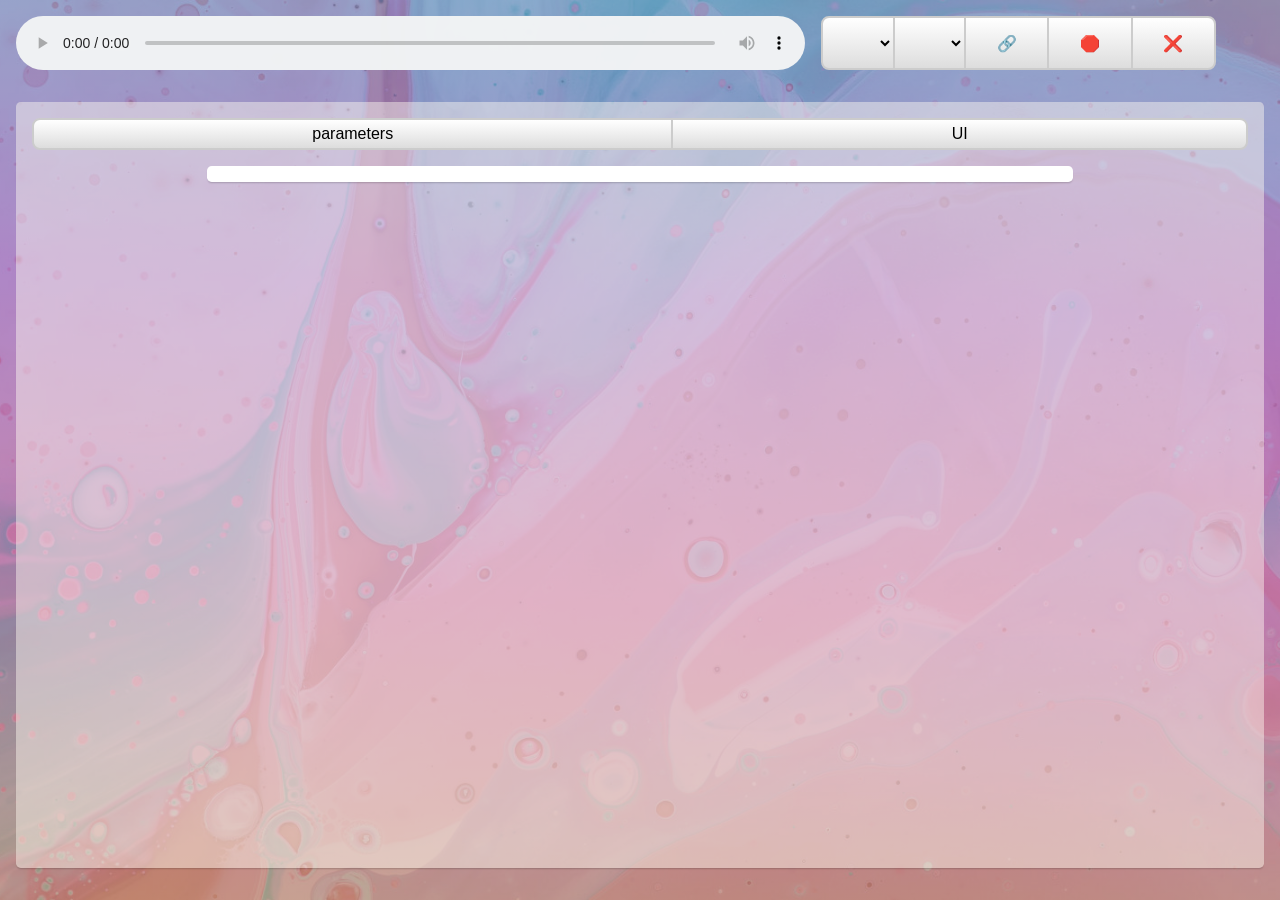
<file: web/index.html>
<!DOCTYPE html>
<html>
	<head>
		<meta charset="UTF-8">
		<meta name="viewport" content="width=device-width, initial-scale=1">
		<link rel="icon" href="data:,">
		<title>WCLAP Test Host</title>
		<style>
			* {
				box-sizing: border-box;
			}
			body {
				display: grid;
				grid-template-areas: "audio buttons cpu" "before before before" "main main main" "after after after";
				grid-template-rows: min-content min-content 1fr min-content;
				grid-template-columns: 2fr minmax(min-content, 1fr) 2rem;
				
				position: fixed;
				margin: 0;
				padding: 1rem;
				gap: 1rem;
				left: 0;
				top: 0;
				width: 100vw;
				height: 100vh;
				overflow: auto;
				
				font-family: Verdana, sans-serif;
				background: #9a9aa3;
				color: #000;
			}
			@media (max-width: 400pt) {
				body {
					grid-template-areas: "audio cpu" "buttons buttons" "before before" "main main" "after after";
					grid-template-rows: min-content 2rem min-content 1fr min-content;
					grid-template-columns: 1fr 2rem;
				}
			}
			audio {
				grid-area: audio;
				width: 100%;
				opacity: 0.98;
			}
			#background {
				position: fixed;
				left: 0;
				top: 0;
				width: 100vmax;
				height: 100vmin;
				object-fit: cover;
				z-index: -1;
				pointer-events: none;
				opacity: 0.3;
				animation: fadein03 ease-in-out 0.2s;
				filter: grayscale(1);
			}
			#background2 {
				position: fixed;
				left: 0;
				top: 0;
				width: 100vw;
				height: 100vh;
				z-index: -2;
				pointer-events: none;
				animation: fadein03 ease-out 0.5s;
				opacity: 0.3;
			}
			@keyframes fadein03 {
				from {
					opacity: 0.1;
				}
				to {
					opacity: 0.3;
				}
			}
			@media (max-aspect-ratio: 1) {
				#background {
					transform-origin: 50vmax 50vmax;
					transform: rotate(-90deg);
				}
			}
			#buttons, #tabs {
				grid-area: buttons;
				display: flex;
				align-items: stretch;
				justify-content: stretch;
				min-height: 2rem;
			}
			button, select {
				font: inherit;
				border: 2px solid #CCC;
				background: linear-gradient(#FFF, #DDD);
				border-width: 2px 1px;
				flex-grow: 1;
				cursor: pointer;
			}
			select {
				font-size: 0.8em;
				white-space: normal;
			}
			button:focus, select:focus {
				border-color: #AAA;
			}
			button:hover, select:hover {
				filter: brightness(1.2);
				-webkit-filter: brightness(1.2);
			}
			button:active, select:active {
				background: linear-gradient(#DDD, #FFF);
				border-color: #888;
			}
			button:first-child, select:first-child {
				border-left-width: 2px;
				border-radius: 0.5rem 0 0 0.5rem;
			}
			button:last-child, select:last-child {
				border-right-width: 2px;
				border-radius: 0 0.5rem 0.5rem 0;
			}
			#cpu {
				display: flex;
				align-items: center;
				justify-content: center;
				font-size: 0.75rem;
				opacity: 0.5;
			}
			#before {
				grid-area: before;
			}
			#after {
				grid-area: after;
			}
			main {
				grid-area: main;
				display: flex;
				padding: 1rem;
				gap: 1rem;
				flex-direction: column;
				background: #FFFAF272;
				color: #000;
				border-radius: 0.3rem;
				box-shadow: 0px 2px 2px -1px #0003;
				overflow: auto;
			}
			fieldset {
				width: 100%;
				max-width: 650pt;
				margin: 0 auto;
				background: #FFF;
				border: none;
				border-radius: 0.3rem;
				box-shadow: 0px 2px 2px -1px #0003;
			}
			iframe {
				flex-grow: 1;
				width: 100%;
				height: 100%;
				border: none;
				border-radius: 0.3rem;
			}
			main iframe {
				/* funky border to make it clearer which part of the UI is hosted*/
				background: #6F6;
				border: 1px dashed #F0F;
				box-shadow: 0px 0px 3px #F0FC;
			}
			label {
				display: grid;
				grid-template-areas: 'name input output';
				grid-template-columns: 1fr 3fr minmax(5rex, 1fr);
				width: 100%;
			}
			input[type=range] {
				width: 100%;
			}
			output, .name {
				margin: 0.5rem;
			}
			output {
				overflow: hidden;
				mask: linear-gradient(-90deg, #FFF0, #FFFD 1em, #FFF 2em);
			}
			.name {
				text-align: right;
			}
			.file-drop {
				opacity: 0.5;
				filter: greyscale(0.5);
				-webkit-filter: greyscale(0.5);
			}
			button.active {
				background: #048;
				color: #FFF;
			}
			#pause-overlay::backdrop {
				position: absolute;
				top: 10vh;
				left: 0;
				width: 100vw;
				height: 90vh;
				background: linear-gradient(#2010, #2014, #2016, #2014, #2010);
				content: '';
				z-index: -1;
			}
			*/
		</style>
	</head>
	<body>
		<script src="page-proxy-service-worker.js"></script>
		
		<!-- https://unsplash.com/photos/a-close-up-of-a-pink-and-blue-liquid-hNrd99q5peI -->
		<img id="background" src="background.jpg">
		<div id="background2"></div>
		<audio id="media" controls loop crossorigin></audio>
		<div id="buttons">
			<select id="select-module-url" title="select module"></select>
			<select id="select-plugin-id" title="select plugin"></select>
			<button id="button-link" title="copy link with state">🔗</button>
			<button id="button-stopengine" title="stop audio engine">🛑</button>
			<button id="button-reset" title="reset / reload">❌</button>
		</div>
		<div id="cpu"></div>
		<div id="before"></div>
		<main>
			<div id="tabs">
				<button id="tab-params">parameters</button>
				<button id="tab-ui">UI</button>
			</div>
			<fieldset id="params"></fieldset>
		</main>
		<div id="after"></div>
		<dialog id="pause-overlay">AudioContext paused</dialog>
		<script type="module">
			import ClapAudioNode from "./clap-audionode/clap-audionode.mjs?v=20260626mime";
			import _for_debug from "./clap-audionode/clap-audioworkletprocessor.mjs?v=20260626mime"; // just to sanity-check syntax

			const DEFAULT_MODULE_URL = "parametric-hrtf.wclap.tar.gz";
			const TARGET_WASM_MODULE_URL = "target/wasm32-unknown-unknown/release/phrtf_webclap.wasm";
			const MODULE_OPTIONS = [
				{label: "Parametric HRTF (.wclap)", url: DEFAULT_MODULE_URL},
				{label: "Parametric HRTF (target wasm)", url: TARGET_WASM_MODULE_URL},
				{label: "Signalsmith Basics", url: "examples/signalsmith-basics/basics.wclap.tar.gz"},
				{label: "Signalsmith CLAP examples", url: "examples/signalsmith-clap-cpp/example-plugins.wclap.tar.gz"},
			];
			const TARGET_WASM_UI_ASSETS = ["index.html", "main.js", "protocol.js", "styles.css"];
			
			async function startPage() {
				let pageProxy = await pageProxyReady;

				let queryParams = new URLSearchParams(window.location.search);
				function updateQuery() {
					history.replaceState(null, null, '?' + queryParams);
				}

				let $ = document.querySelector.bind(document);
				let audioContext = new AudioContext();
				let overlay = document.querySelector('#pause-overlay');
				overlay.showModal();
				audioContext.addEventListener('statechange', e => {
					if (audioContext.state == 'running') {
						overlay.close();
					} else {
						overlay.showModal();
					}
				});
				
				let audioElement = $('audio');
				audioElement.src = queryParams.get('audio') || 'audio/loop.mp3';
				let audioSource = audioContext.createMediaElementSource(audioElement);
				
				document.body.addEventListener('dragover', e => {
					document.body.classList.add('file-drop');
					e.preventDefault();
					e.stopPropagation();
				});
				document.body.addEventListener('dragcancel', e => {
					document.body.classList.remove('file-drop');
				});
				document.body.addEventListener('drop', e => {
					document.body.classList.remove('file-drop');
					let file = e.dataTransfer.items?.[0]?.getAsFile?.() || e.dataTransfer.files?.[0];
					if (/^blob:/.test(audioElement.src)) {
						URL.revokeObjectURL(audioElement.src);
					}
					audioElement.src = URL.createObjectURL(file);
					audioElement.play();
					e.preventDefault();
					e.stopPropagation();
				});
				
				['pointerdown'].forEach(name => {
					window.addEventListener(name, e => {
						audioContext.resume(name);
					}, {capture: true});
				});
				['play'].forEach(name => {
					window.addEventListener(name, e => audioContext.resume(name), {capture: true});
				});
				
				function blip(message, event) {
					let span = document.createElement('span');
					span.setAttribute('style', 'display:block;padding: 0.5rem;position:absolute;background:#FFF;color:#555;font-size:0.8rem;border-radius:0.3rem;box-shadow:0px 2px 4px #0008;z-index:10000');
					span.textContent = message;
					(event?.target || document.body).append(span);
					span.onclick = e => {
						span.remove();
						e.preventDefault();
						e.stopPropagation();
					};
					setTimeout(_ => span.remove(), 1500);
				}

				$('#select-plugin-id').onchange = _ => {
					let id = $('#select-plugin-id').value;
					queryParams.set("plugin", id);
					queryParams.delete('state');
					// Reloads the whole page
					location.href = '?' + queryParams;
				};
				$('#select-module-url').onchange = _ => {
					queryParams.set("module", $('#select-module-url').value);
					queryParams.delete('plugin');
					queryParams.delete('state');
					// Reloads the whole page
					location.href = '?' + queryParams;
				};
				$('#button-link').onclick = async e => {
					navigator.clipboard.writeText(location.href);
					await updateQueryState();
					await navigator.clipboard.writeText(location.href);
					blip("copied", e);
				};
				$('#button-stopengine').onclick = _ => {
					audioElement.pause();
					audioContext.suspend();
				};
				$('#button-reset').onclick = _ => {
					queryParams.delete('state');
					// Reloads the whole page
					location.href = '?' + queryParams;
				};
				
				let wasmUrl = queryParams.get('module') || DEFAULT_MODULE_URL;
				let moduleSelect = $('#select-module-url');
				let selectedModuleKnown = false;
				MODULE_OPTIONS.forEach(moduleOption => {
					let option = document.createElement('option');
					option.value = moduleOption.url;
					option.textContent = moduleOption.label;
					option.selected = moduleOption.url == wasmUrl;
					selectedModuleKnown = selectedModuleKnown || option.selected;
					moduleSelect.appendChild(option);
				});
				if (!selectedModuleKnown) {
					let option = document.createElement('option');
					option.value = wasmUrl;
					option.textContent = `Custom module: ${wasmUrl}`;
					option.selected = true;
					moduleSelect.appendChild(option);
				}

				async function makeWclapOptions(url) {
					let options = {url};
					if (url == TARGET_WASM_MODULE_URL || url == `/${TARGET_WASM_MODULE_URL}`) {
						options.files = {};
						await Promise.all(TARGET_WASM_UI_ASSETS.map(async name => {
							let response = await fetch(`_phrtf-webclap-ui/${name}`);
							if (!response.ok) throw Error(`Failed to load UI asset: ${name}`);
							options.files[`ui/${name}`] = await response.arrayBuffer();
						}));
					}
					return options;
				}

				let module = new ClapAudioNode({
					...(await makeWclapOptions(wasmUrl)),
//					timerWorklet: true // for more accurate CPU estimate
				});
				let pluginId = queryParams.get('plugin') || null;
				await module.plugins().then(plugins => {
					let select = $('#select-plugin-id');
					if (plugins.length <= 1) {
						select.remove();
						return;
					}
					plugins.forEach(plugin => {
						let option = document.createElement('option');
						option.value = plugin.id;
						option.textContent = plugin.name;
						console.log(plugin);
						
						select.appendChild(option);
						if (plugin.id == pluginId) {
							option.selected = true;
							select.value = pluginId;
						}
					});
				});
				let effectNode = await module.createNode(audioContext, pluginId, {
					numberOfInputs: 1,
					numberOfOutputs: 1,
					outputChannelCount: [2]
				});
				document.title = `${effectNode.descriptor.name} (${effectNode.descriptor.vendor}) - ` + document.title;
				if (queryParams.get('state')) {
					let binary = atob(queryParams.get('state').replace(/-/g, '+').replace(/_/g, '/'));
					let array = new Uint8Array(binary.length);
					array.forEach((c, i) => array[i] = binary.charCodeAt(i));
					await effectNode.loadState(array.buffer);
				}
				audioSource.connect(effectNode);
				effectNode.connect(audioContext.destination);
				globalThis.effectNode = effectNode;
				
				let paramUpdateFns = [];
				effectNode.events.params_rescan = flags => {
					paramUpdateFns.forEach(fn => fn());
				};
				let updateQueryStateTimer = null;
				async function updateQueryState() {
					updateQueryStateTimer = null;
					
					let state = await effectNode.saveState();
					state = new Uint8Array(ArrayBuffer.isView(state) ? state.buffer : state);
					let binary = "";
					state.forEach(c => binary += String.fromCharCode(c));
					queryParams.set('state', btoa(binary).replace(/\+/g, '-').replace(/\//g, '_'));
					updateQuery();
				}
				effectNode.events.state_mark_dirty = async () => {
					if (updateQueryStateTimer) return;
					updateQueryStateTimer = setTimeout(updateQueryState, 100);
				};

				let extrasModule = new ClapAudioNode("./examples/signalsmith-clap-cpp/example-plugins.wclap.tar.gz");
				let keyboardBefore = ['note-effect', 'instrument'].some(feature => effectNode.descriptor.features.indexOf(feature) >= 0);
				let keyboardAfter = ['note-effect', 'note-detector'].some(feature => effectNode.descriptor.features.indexOf(feature) >= 0);
				let scopeBefore = ['audio-effect', 'note-detector'].some(feature => effectNode.descriptor.features.indexOf(feature) >= 0);
				let scopeAfter = ['audio-effect', 'instrument'].some(feature => effectNode.descriptor.features.indexOf(feature) >= 0);
				if (keyboardBefore) {
					let keyboardNode = await extrasModule.createNode(audioContext, "uk.co.signalsmith-audio.plugins.example-keyboard", {
						numberOfInputs: 1,
						numberOfOutputs: 1,
						outputChannelCount: [2]
					});
					keyboardNode.connect(effectNode);
					keyboardNode.connectEvents(effectNode);
					document.querySelector("#before").append(openInterfaceWithProxy(keyboardNode, '4rem'));
				}
				if (keyboardAfter) {
					let keyboardNode = await extrasModule.createNode(audioContext, "uk.co.signalsmith-audio.plugins.example-keyboard", {
						numberOfInputs: 1,
						numberOfOutputs: 1,
						outputChannelCount: [2]
					});
					effectNode.connect(keyboardNode);
					effectNode.connectEvents(keyboardNode);
					document.querySelector("#after").append(openInterfaceWithProxy(keyboardNode, '8rem'));
				}

				function makeSlider(param) {
					let group = $('#params');
					let label = document.createElement('label');
					
					let name = document.createElement('span');
					name.classList.add('name');
					name.append(param.name);

					let input = document.createElement('input');
					input.type = 'range';
					input.min = param.min;
					input.max = param.max;
					input.step = param.flags.stepped ? 1 : 1e-6;
					let writeValue = input.oninput = async e => {
						param.value = await effectNode.setParam(param.id, parseFloat(input.value));
						if (param.value) output.textContent = param.value.text;
					};
					let readValue = async e => {
						param.value = await effectNode.getParam(param.id);
						if (!param.value) return;
						input.value = param.value.value;
						output.textContent = param.value.text;
					};
					readValue();
					paramUpdateFns.push(readValue);
					input.ondblclick = e => {
						input.value = param['default'];
						writeValue();
					};
					
					let output = document.createElement('output');
					if (!param.value) {
						console.warn('Parameter value was not ready yet:', param.id);
						output.textContent = '';
					} else {
						output.textContent = param.value.text;
					}

					label.append(name, input, output);
					group.append(label);
				}

				let params = await effectNode.getParams();
				params.forEach(makeSlider);

				let iframe;
				function openInterfaceWithProxy(effectNode, height) {
					let frameId = "iframe-" + crypto.randomUUID();
					let iframe = effectNode.openInterface({
						filePrefix: pageProxy.prefix + frameId + "/file",
						resourcePrefix: pageProxy.prefix + frameId + "/get_resource"
					});
					iframe.id = frameId;
					iframe[pageProxy.symbol] = async path => {
						if (/^\/file\//.test(path)) {
							let relPath = path.substr(5);
							let file = await effectNode.getFile(relPath);
							if (file != null) return file;
							return effectNode.getResource('/' + relPath.replace(/^\/+/, ''));
						} else if (/^\/get_resource\//.test(path)) {
							return effectNode.getResource(path.substr(13));
						}
					};
					if (height) iframe.style.height = height;
					return iframe;
				}
				
				function selectTab(webUi) {
					if (iframe) {
						// tell the effect that the webview is closed
						effectNode.closeInterface();
						iframe.remove();
						iframe = null;
					}

					if (webUi) {
						$('#tab-params').classList.remove("active");
						$('#tab-ui').classList.add("active");
						$('#params').style.display = 'none';
						if (effectNode.openInterface) {
							iframe = openInterfaceWithProxy(effectNode);
							$('main').append(iframe);
						}
					} else {
						$('#tab-params').classList.add("active");
						$('#tab-ui').classList.remove("active");
						let group = $('#params').style.display = 'block';
					}
				}
				if (effectNode.openInterface) {
					$('#tab-params').addEventListener('click', _ => selectTab(false));
					$('#tab-ui').addEventListener('click', _ => selectTab(true));
					selectTab(false);
				} else {
					$('#tabs').style.display = 'none';
					selectTab(false);
				}
				
				setInterval(async _ => {
					let ms = await effectNode.performance();
					let ratioWasm = ms.wasm/ms.block;
					let ratioJs = ms.js/ms.block - ratioWasm;
					$('#cpu').textContent = `${(ratioWasm*100).toFixed(1)}%\n${(ratioJs*100).toFixed(1)}%`;
				}, 1000);
			}
			startPage();

			// Vary the colour scheme based on `?module=...` URL
			crypto.subtle.digest("SHA-256", new TextEncoder().encode(new URLSearchParams(location.search).get('module')).buffer).then(b => {
				let values = Array.from(new Uint16Array(b)).map(x => x/65536);

				let style = document.createElement('style');
				let sepia = values.pop()/2;
				let invert = (values.pop() < 0.6) ? '0' : '1';
				style.textContent = `#background,#pause-overlay::backdrop{filter:hue-rotate(150deg) sepia(${sepia}) hue-rotate(${values.pop()*360}deg) saturate(${1 + sepia}) invert(${invert})}#background2{background: linear-gradient(${values.pop()*360}deg, #F80, #F08, #80F, #08F)}`;
				document.head.appendChild(style);
			});
		</script>
	</body>
</html>
</file>
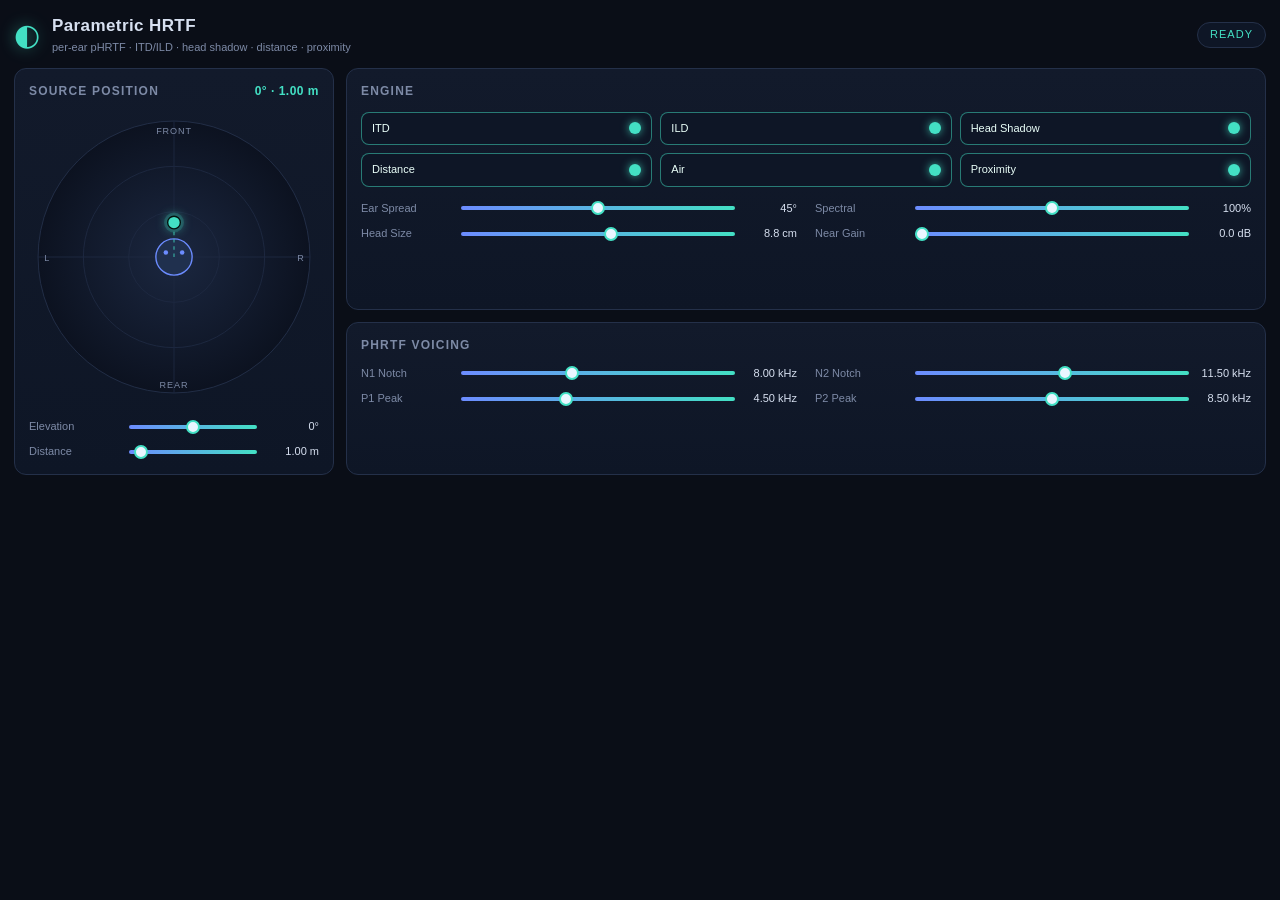
<file: crates/phrtf-webclap/ui/index.html>
<!DOCTYPE html>
<html lang="en">
  <head>
    <meta charset="UTF-8" />
    <meta name="viewport" content="width=device-width, initial-scale=1" />
    <title>Parametric HRTF</title>
    <link rel="stylesheet" href="styles.css" />
  </head>
  <body>
    <div class="app">
      <header class="topbar">
        <div class="title">
          <span class="logo">◐</span>
          <div>
            <h1>Parametric HRTF</h1>
            <p class="sub">per-ear pHRTF · ITD/ILD · head shadow · distance · proximity</p>
          </div>
        </div>
        <span id="status" class="status">READY</span>
      </header>

      <main class="grid">
        <!-- Spatial pad: drag the source around the head (azimuth + distance) -->
        <section class="card pad-card">
          <h2>Source Position <small id="pad-readout"></small></h2>
          <svg id="pad" viewBox="0 0 320 320" aria-label="spatial position pad">
            <defs>
              <radialGradient id="padglow" cx="50%" cy="50%" r="50%">
                <stop offset="0%" stop-color="#1b2740" />
                <stop offset="100%" stop-color="#0c1220" />
              </radialGradient>
            </defs>
            <circle cx="160" cy="160" r="150" fill="url(#padglow)" stroke="#243049" />
            <circle cx="160" cy="160" r="100" class="ring" />
            <circle cx="160" cy="160" r="50" class="ring" />
            <line x1="160" y1="10" x2="160" y2="310" class="ring" />
            <line x1="10" y1="160" x2="310" y2="160" class="ring" />
            <text x="160" y="24" class="cardinal">FRONT</text>
            <text x="160" y="304" class="cardinal">REAR</text>
            <text x="20" y="164" class="cardinal" text-anchor="start">L</text>
            <text x="300" y="164" class="cardinal" text-anchor="end">R</text>
            <!-- head -->
            <g id="head">
              <circle cx="160" cy="160" r="20" class="head" />
              <circle cx="151" cy="155" r="2.5" class="eye" />
              <circle cx="169" cy="155" r="2.5" class="eye" />
            </g>
            <line id="ray" x1="160" y1="160" x2="160" y2="60" class="ray" />
            <g id="source">
              <circle r="11" class="src-halo" />
              <circle r="7" class="src-dot" />
            </g>
          </svg>
          <div class="pad-controls">
            <label class="slider">
              <span class="lab">Elevation</span>
              <input type="range" id="elev" min="-90" max="90" step="1" value="0" />
              <output id="elev-out">0°</output>
            </label>
            <label class="slider">
              <span class="lab">Distance</span>
              <input type="range" id="dist" min="0.05" max="20" step="0.01" value="1" />
              <output id="dist-out">1.00 m</output>
            </label>
          </div>
        </section>

        <!-- Engine toggles + global controls -->
        <section class="card">
          <h2>Engine</h2>
          <div id="toggles" class="toggles"></div>
          <div id="globals" class="sliders"></div>
        </section>

        <!-- pHRTF personalization -->
        <section class="card">
          <h2>pHRTF Voicing</h2>
          <div id="voicing" class="sliders"></div>
        </section>
      </main>
    </div>
    <script src="protocol.js"></script>
    <script src="main.js"></script>
  </body>
</html>
</file>
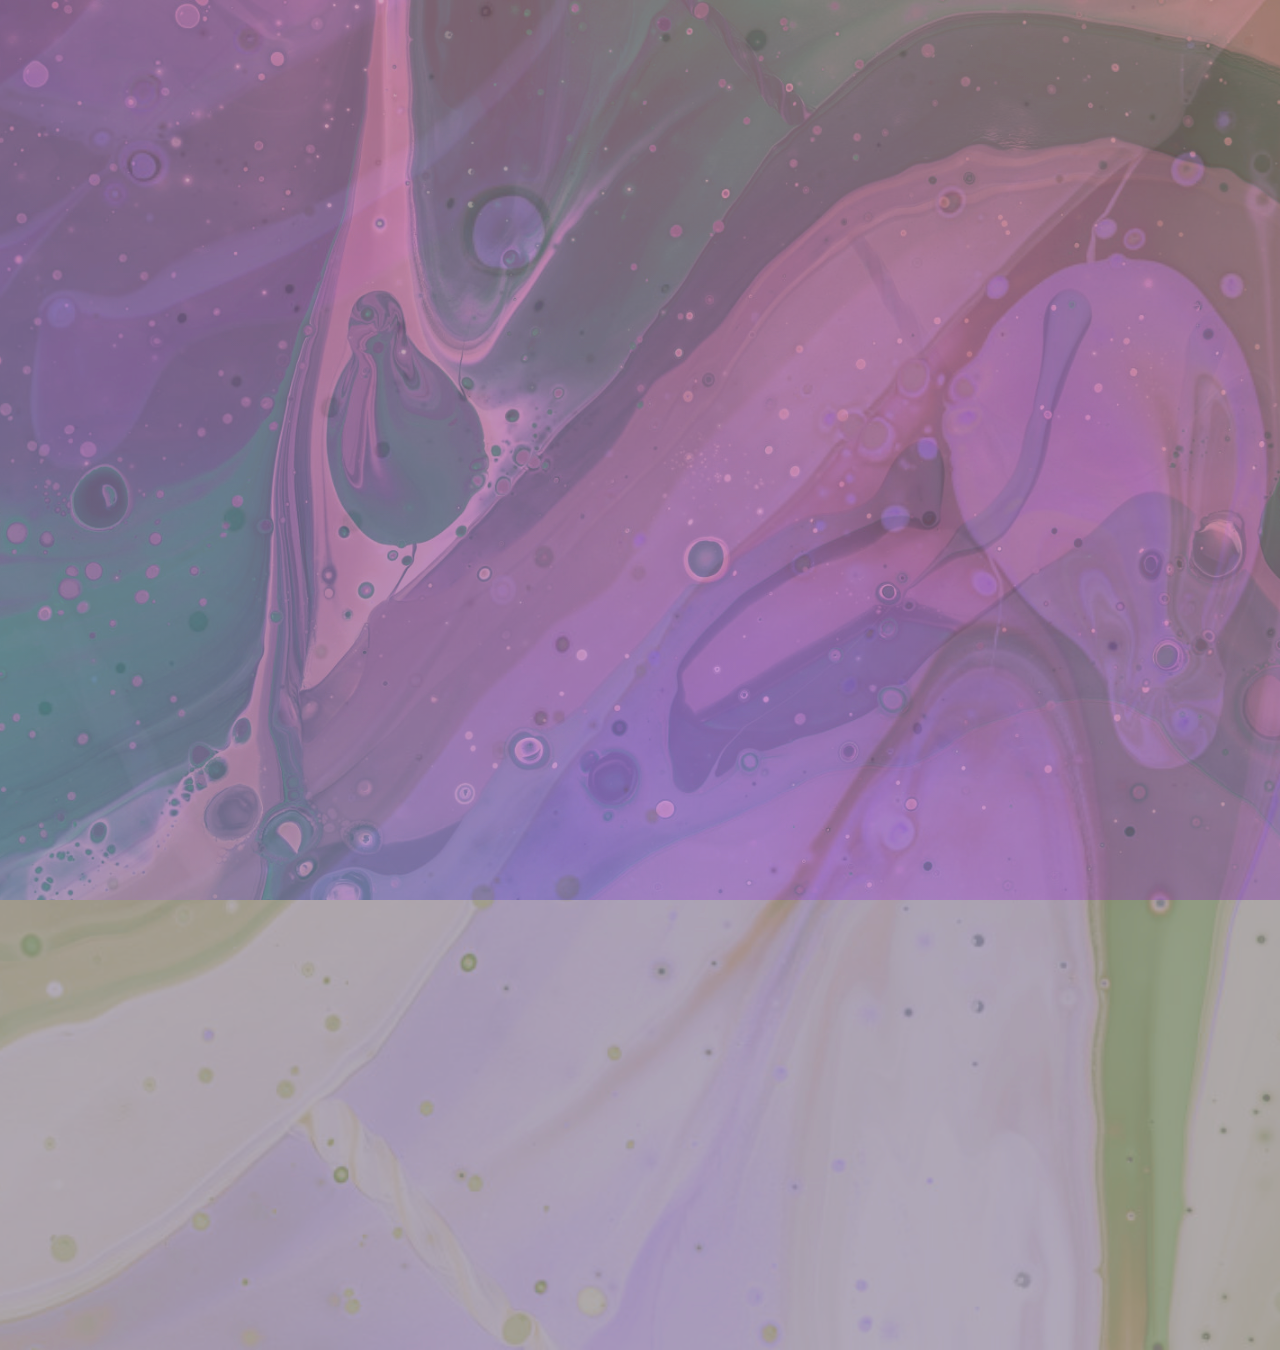
<file: web/vibe.html>
<!DOCTYPE html>
<html>
	<head>
		<meta charset="UTF-8">
		<meta name="viewport" content="width=device-width, initial-scale=1">
		<title>Vibe</title>
		<style>
			* {
				box-sizing: border-box;
			}
			body {
				display: grid;
				
				position: fixed;
				margin: 0;
				padding: 1rem;
				gap: 1rem;
				left: 0;
				top: 0;
				width: 100vw;
				height: 100vh;
				overflow: auto;
				
				font-family: Verdana, sans-serif;
				background: #9a9aa3;
				color: #000;
			}
			
			#background, #background3 {
				position: fixed;
				left: 0;
				top: 0;
				width: 100vw;
				height: 100vh;
				object-fit: cover;
				z-index: -1;
				pointer-events: none;
				opacity: 0.3;
			}
			#background3 {
				left: -50vw;
				top: -50vh;
				width: 200vw;
				height: 200vh;
				z-index: -2;
				transform: rotate(180deg);
			}
			#background2 {
				position: fixed;
				left: 0;
				top: 0;
				width: 100vw;
				height: 100vh;
				z-index: -3;
				pointer-events: none;
				opacity: 0.2;
			}
			body {
				filter: saturate(1.2);
			}
		</style>
	</head>
	<body>
		<img id="background" src="background.jpg">
		<img id="background3" src="background.jpg">
		<div id="background2">
		<script>
			let speed = parseFloat(new URLSearchParams(location.search).get('speed')) || 1;
			let intervalMs = Math.max(30, 100/speed);
			function updateFilters() {
				let m = [3000, 4124, 2152, 2515, 4215, 1553, 5253, 1424, 3715, 5253, 8512, 2511];
				let values = m.map(m => 0.5 + 0.499*Math.cos(Date.now()*speed/m));

				let style = document.createElement('style');
				let sepia = values.pop()/2;
				let sepia2 = values.pop()/2;
				let f = x => x*x*(3 - 2*x);
				let invert = values.pop();
				let invert2 = values.pop();
				for (let i = 0; i < 4; ++i) {
					invert = f(invert);
					invert2 = f(invert2);
				}
				let angle = (Math.cos(speed*Date.now()/20000) + Math.cos(speed*Date.now()/16200))/2;
				style.textContent = `
				#background{
					filter:hue-rotate(150deg) sepia(${sepia}) hue-rotate(${values.pop()*360}deg) saturate(${1 + sepia}) invert(${invert});
				}
				#background2{
					background: linear-gradient(${angle*360}deg, #F80, #F08, #80F, #08F);
				}
				#background3{
					filter:hue-rotate(150deg) sepia(${sepia2}) hue-rotate(${values.pop()*360}deg) saturate(${1 + sepia2}) invert(${invert2});
				}
				#background, #background2, #background3 {
					transition: filter linear ${intervalMs*2}ms, background linear ${intervalMs*2}ms;
				}
				`;
				document.head.appendChild(style);
			}
			updateFilters();
			setInterval(updateFilters, intervalMs);
		</script>
	</body>
</html>
</file>
<file: crates/phrtf-webclap/ui/styles.css>
:root {
  --bg: #0a0e17;
  --panel: #121a2b;
  --panel-2: #0e1626;
  --line: #243049;
  --text: #d7e0f0;
  --muted: #7d8aa6;
  --accent: #43e0c4;
  --accent-2: #6c8cff;
  --warn: #f5b64c;
}

* {
  box-sizing: border-box;
}

html,
body {
  margin: 0;
  height: 100%;
}

body {
  background: var(--bg);
  color: var(--text);
  font: 13px/1.4 "Segoe UI", Roboto, Helvetica, Arial, sans-serif;
  -webkit-font-smoothing: antialiased;
}

.app {
  padding: 14px;
  min-height: 100%;
}

.topbar {
  display: flex;
  align-items: center;
  justify-content: space-between;
  margin-bottom: 12px;
}

.title {
  display: flex;
  align-items: center;
  gap: 12px;
}

.logo {
  font-size: 30px;
  color: var(--accent);
  filter: drop-shadow(0 0 8px rgba(67, 224, 196, 0.4));
}

h1 {
  margin: 0;
  font-size: 17px;
  letter-spacing: 0.4px;
}

.sub {
  margin: 2px 0 0;
  color: var(--muted);
  font-size: 11px;
}

.status {
  font-size: 11px;
  letter-spacing: 1px;
  color: var(--accent);
  border: 1px solid var(--line);
  border-radius: 999px;
  padding: 4px 12px;
  background: var(--panel-2);
}

.grid {
  display: grid;
  grid-template-columns: 320px 1fr;
  grid-template-rows: auto auto;
  gap: 12px;
}

.pad-card {
  grid-row: span 2;
}

.card {
  background: linear-gradient(180deg, var(--panel), var(--panel-2));
  border: 1px solid var(--line);
  border-radius: 12px;
  padding: 14px;
}

.card h2 {
  margin: 0 0 12px;
  font-size: 12px;
  text-transform: uppercase;
  letter-spacing: 1.2px;
  color: var(--muted);
  display: flex;
  justify-content: space-between;
  align-items: baseline;
}

.card h2 small {
  color: var(--accent);
  font-size: 12px;
  letter-spacing: 0.5px;
  text-transform: none;
}

#pad {
  width: 100%;
  height: auto;
  touch-action: none;
  cursor: grab;
  user-select: none;
}

#pad:active {
  cursor: grabbing;
}

.ring {
  fill: none;
  stroke: #1e2942;
  stroke-width: 1;
}

.cardinal {
  fill: var(--muted);
  font-size: 10px;
  letter-spacing: 1px;
  text-anchor: middle;
}

.head {
  fill: #20304e;
  stroke: var(--accent-2);
  stroke-width: 1.5;
}

.eye {
  fill: var(--accent-2);
}

.ray {
  stroke: var(--accent);
  stroke-width: 1.5;
  stroke-dasharray: 4 4;
  opacity: 0.6;
}

.src-halo {
  fill: rgba(67, 224, 196, 0.18);
}

.src-dot {
  fill: var(--accent);
  stroke: #04130f;
  stroke-width: 1.5;
  filter: drop-shadow(0 0 6px rgba(67, 224, 196, 0.7));
}

.pad-controls {
  margin-top: 12px;
  display: flex;
  flex-direction: column;
  gap: 10px;
}

.sliders {
  display: grid;
  grid-template-columns: 1fr 1fr;
  gap: 10px 18px;
}

.slider {
  display: grid;
  grid-template-columns: 90px 1fr 56px;
  align-items: center;
  gap: 8px;
}

.slider .lab {
  color: var(--muted);
  font-size: 11px;
}

.slider output {
  text-align: right;
  font-variant-numeric: tabular-nums;
  color: var(--text);
  font-size: 11px;
}

input[type="range"] {
  -webkit-appearance: none;
  appearance: none;
  width: 100%;
  height: 4px;
  border-radius: 3px;
  background: linear-gradient(90deg, var(--accent-2), var(--accent));
  outline: none;
}

input[type="range"]::-webkit-slider-thumb {
  -webkit-appearance: none;
  width: 14px;
  height: 14px;
  border-radius: 50%;
  background: #eaf6ff;
  border: 2px solid var(--accent);
  cursor: pointer;
}

input[type="range"]::-moz-range-thumb {
  width: 14px;
  height: 14px;
  border-radius: 50%;
  background: #eaf6ff;
  border: 2px solid var(--accent);
  cursor: pointer;
}

.toggles {
  display: grid;
  grid-template-columns: 1fr 1fr 1fr;
  gap: 8px;
  margin-bottom: 14px;
}

.toggle {
  display: flex;
  align-items: center;
  justify-content: space-between;
  gap: 8px;
  padding: 8px 10px;
  border: 1px solid var(--line);
  border-radius: 8px;
  background: var(--panel-2);
  cursor: pointer;
  font-size: 11px;
  user-select: none;
}

.toggle .dot {
  width: 12px;
  height: 12px;
  border-radius: 50%;
  background: #33405c;
  transition: background 0.12s, box-shadow 0.12s;
}

.toggle.on {
  border-color: rgba(67, 224, 196, 0.5);
  color: #eafff9;
}

.toggle.on .dot {
  background: var(--accent);
  box-shadow: 0 0 8px rgba(67, 224, 196, 0.8);
}
</file>
